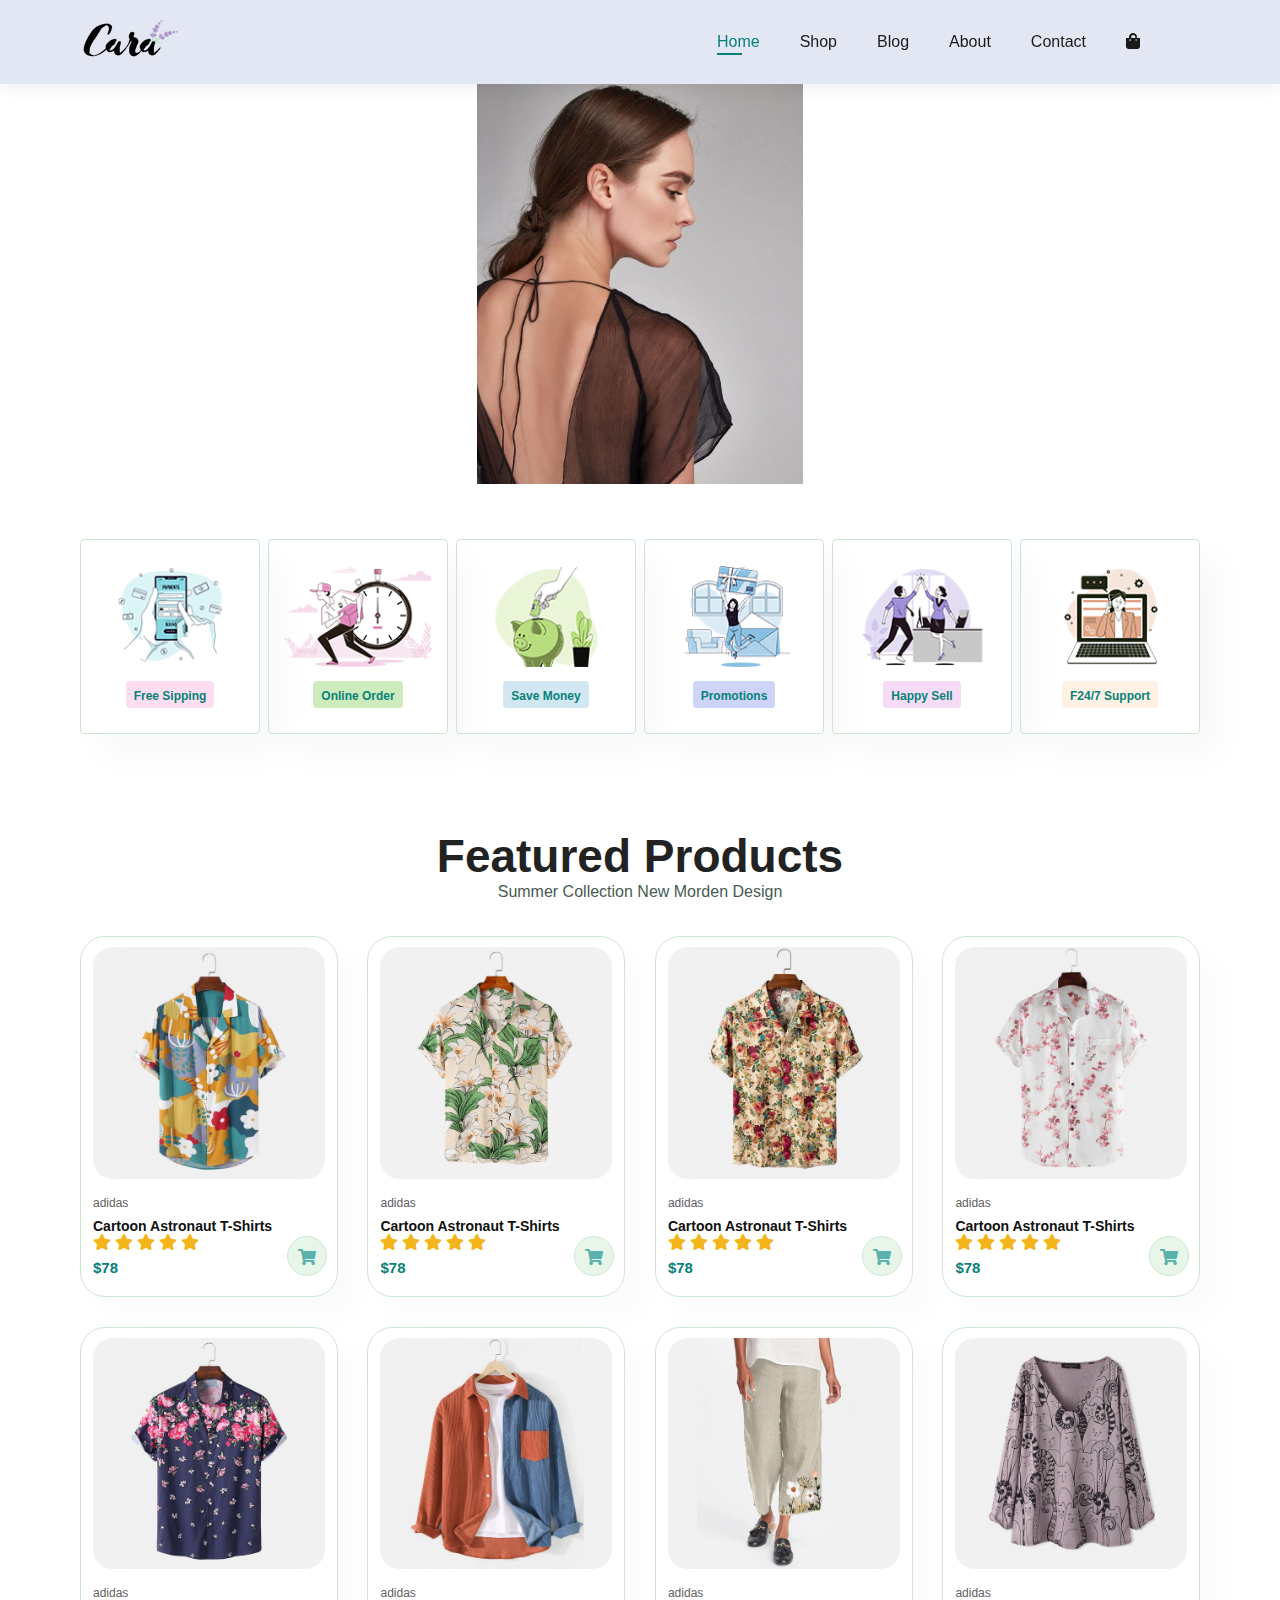
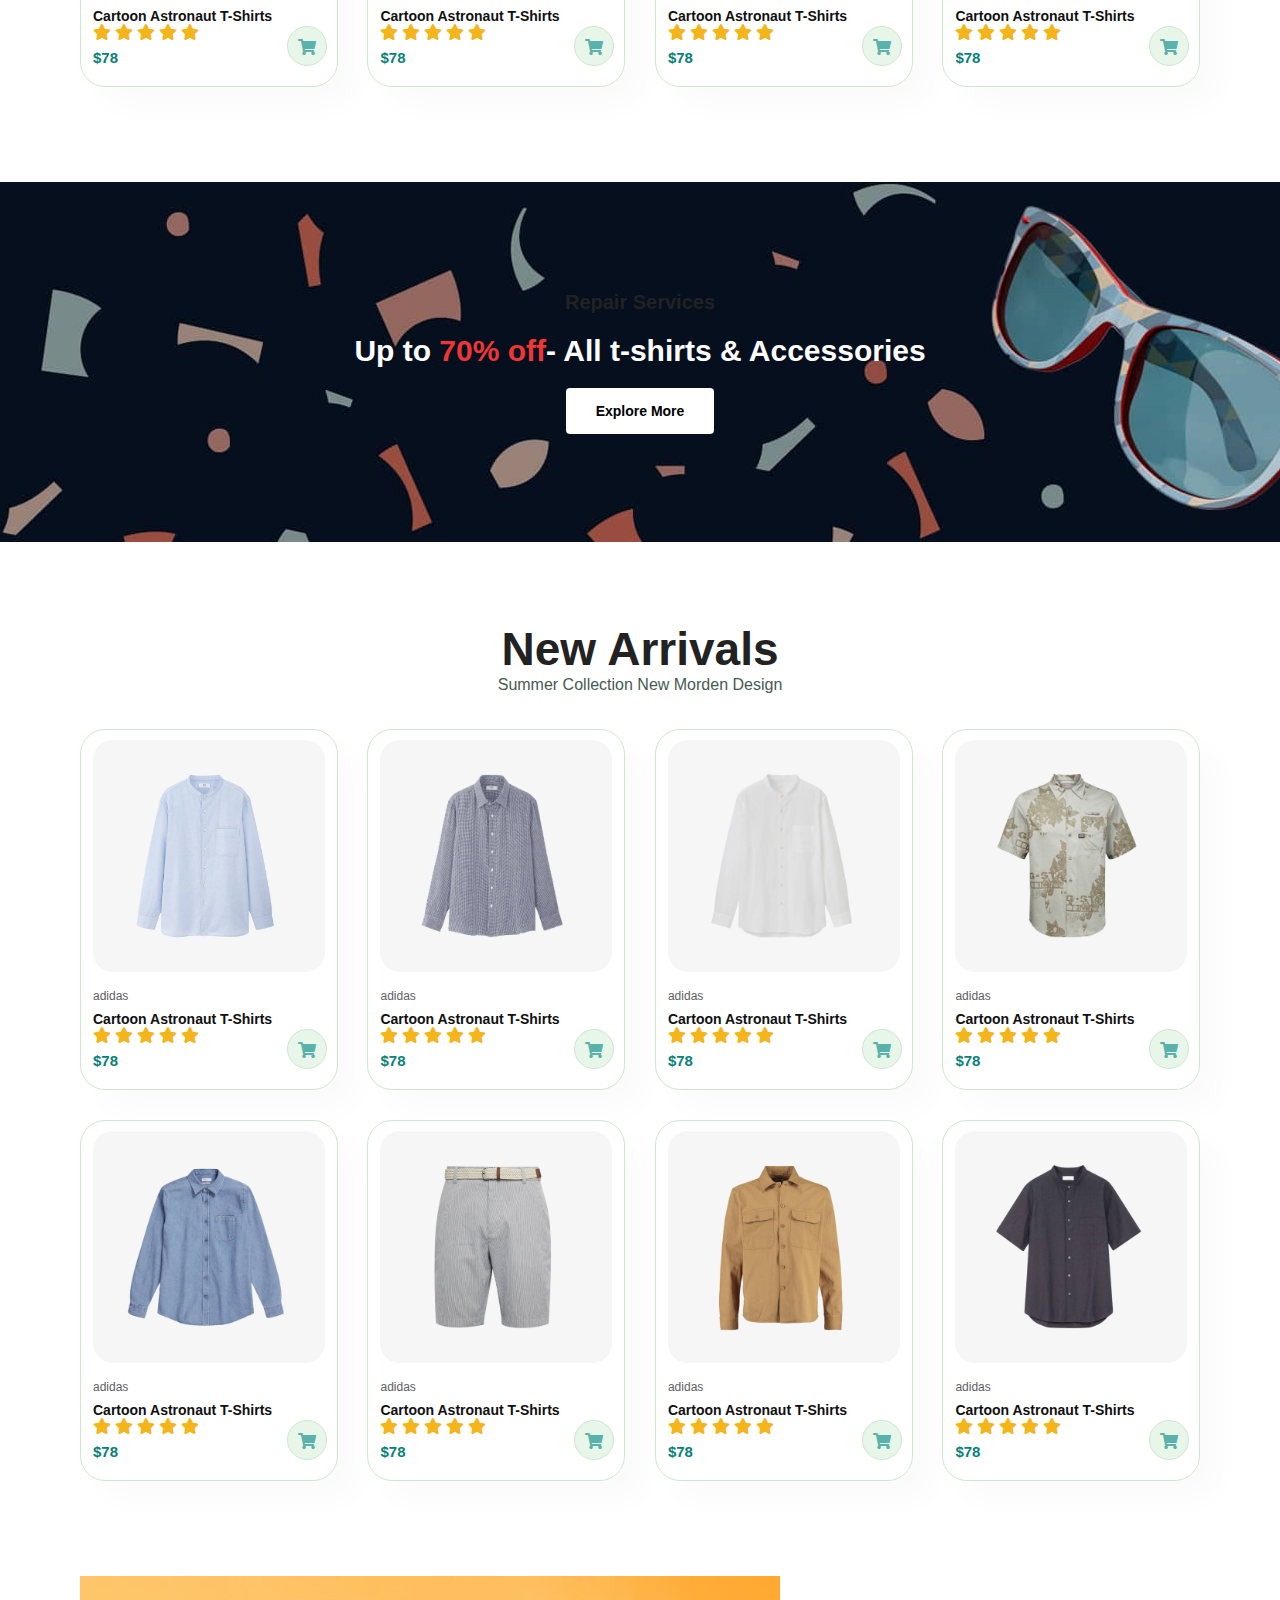
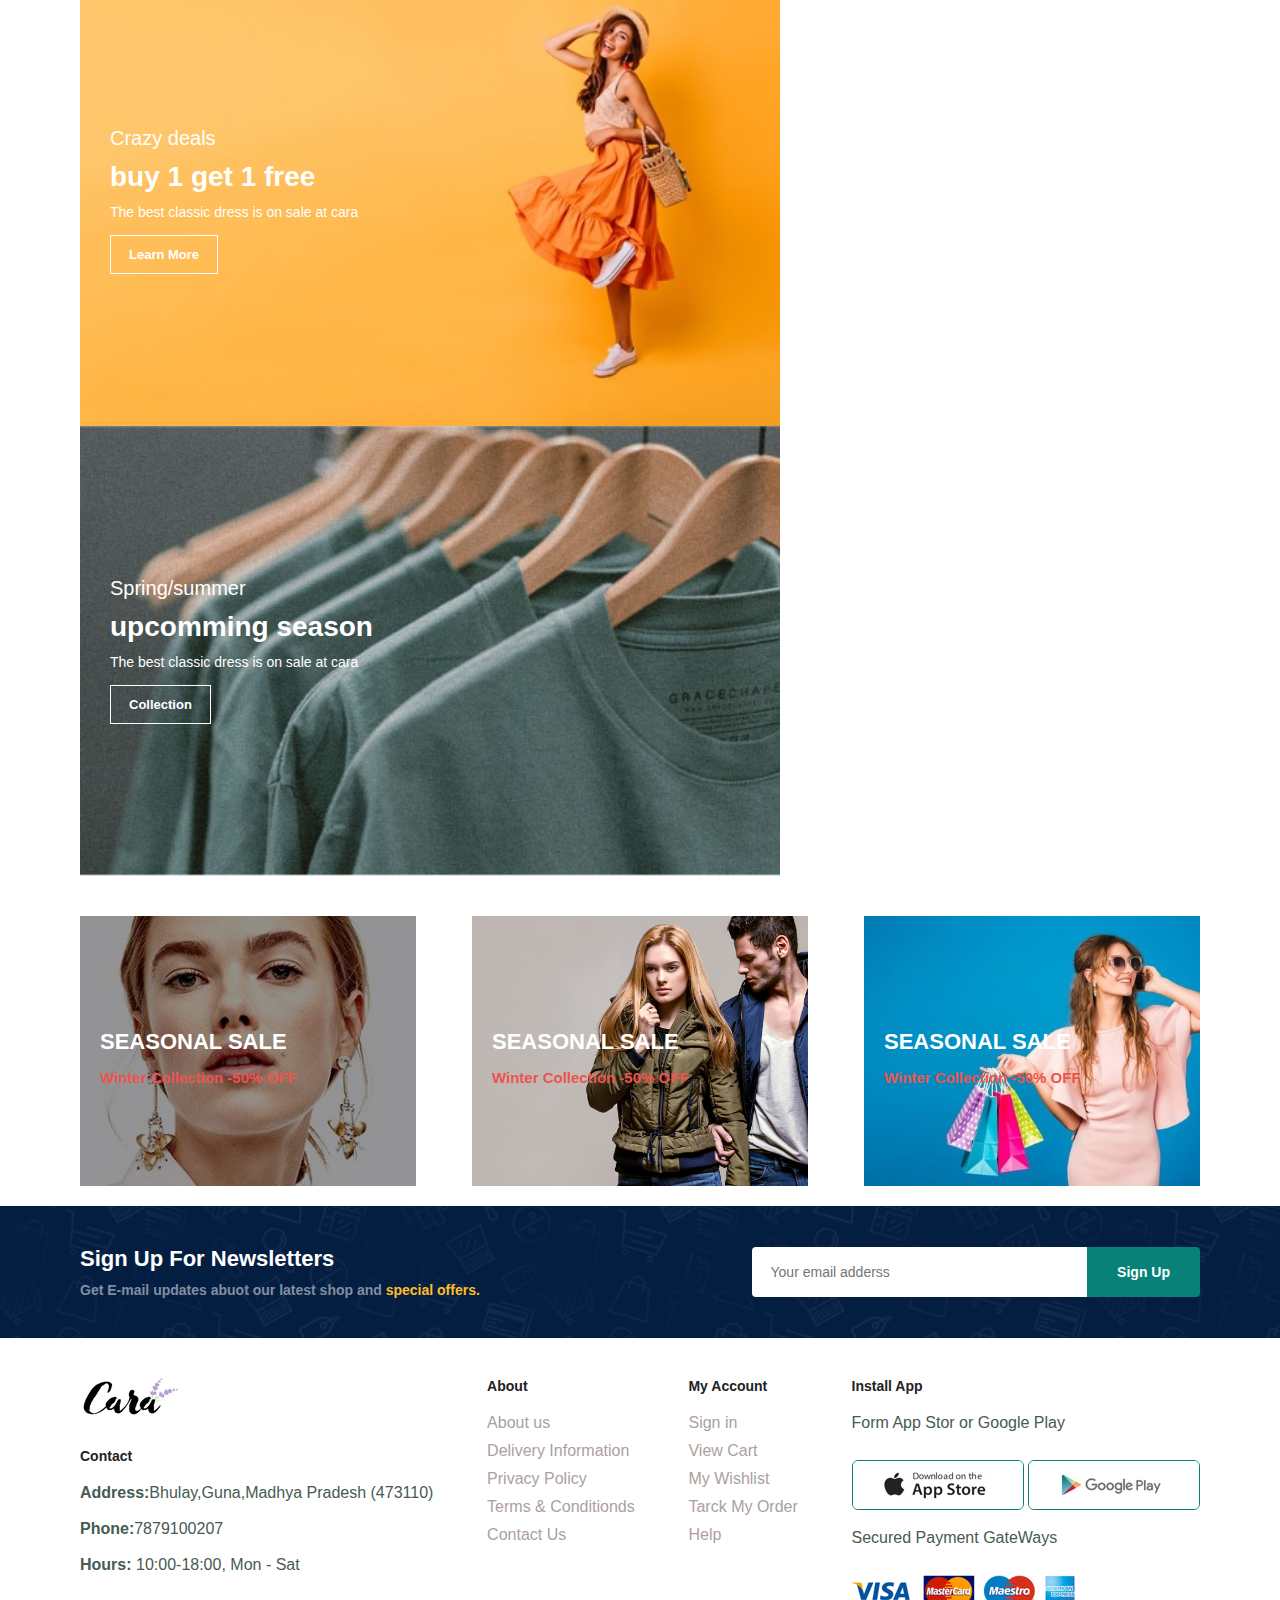
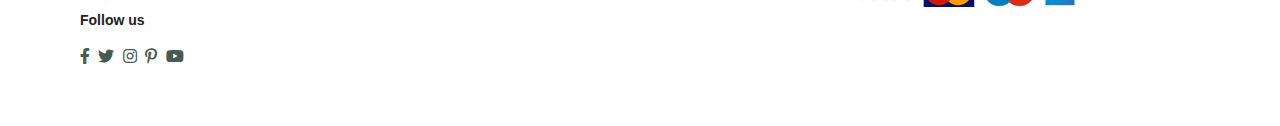
<file: index.html>
<!DOCTYPE html>
<html lang="en">
<head>
  <meta charset="UTF-8">
  <meta http-equiv="X-UA-Compatible" content="IE=edge">
  <meta name="viewport" content="width=device-width, initial-scale=1.0">
  <title>Ecommerce</title>
  <link rel="stylesheet" href="https://cdnjs.cloudflare.com/ajax/libs/font-awesome/5.15.3/css/all.min.css">
  <link rel="stylesheet" href="style.css">
  <script src="script.js" defer></script>
</head>
<body>
  <section id="header">
    <a href="#">
      <img src="./img/logo.png" class="logo" alt="">
    </a>
    <div>
     <ul id="navbar">
        <li><a class="active" href="index.html">Home</a></li>
        
        <li><a href="shop.html">Shop</a></li>
        <li><a href="blog.html">Blog</a></li>
        <li><a href="about.html">About</a></li>
        <li><a href="contact.html">Contact </a></li>
        <a href="#" id="close"><i class="fa fa-times"></i></a>
       
        <li><a id="lg-bag" href="cart.html"><span class="fa fa-shopping-bag"></span></a><li>
        
        
     </ul>
    </div>
    <div id="mobile">
      <a href="cart.html"><span class="fa fa-shopping-bag"></span></a>
      <i id="bar" class="fas fa-outdent "></i>
    </div>
  </section>

  <section id="slider">
    <div class="slide">
      <img src="./img/blog/b1.jpg" alt="">
    </div>
    <div class="slide">
      <img src="./img/blog/b2.jpg" alt="">
    </div>
    <div class="slide">
      <img src="./img/blog/b3.jpg" alt="">
    </div>
    <div class="slide">
      <img src="./img/blog/b4.jpg" alt="">
    </div>
    <div class="slide">
      <img src="./img/blog/b5.jpg" alt="">
    </div>
    <div class="slide">
      <img src="./img/blog/b6.jpg" alt="">
    </div>
    <div class="slide">
      <img src="./img/blog/b7.jpg" alt="">
    </div>
    
  </section>
  
  <!-- <section id="hero">
    <h4>Trade-in-offer</h4>
    <h2>Super Value deals</h2>
    <h1>On all Products</h1>
    <p>Save more width coupons & up to 70% off!</p>
    <button>Shop Now</button>
  </section> -->
  <section id="feature" class="section-p1">
    <div class="fe-box">
      <img src="./img/features/f1.png" alt="">
      <h6>Free Sipping</h6>
    </div>
    <div class="fe-box">
      <img src="./img/features/f2.png" alt="">
      <h6>Online Order</h6>
    </div>
    <div class="fe-box">
      <img src="./img/features/f3.png" alt="">
      <h6>Save Money</h6>
    </div>
    <div class="fe-box">
      <img src="./img/features/f4.png" alt="">
      <h6>Promotions</h6>
    </div>
    <div class="fe-box">
      <img src="./img/features/f5.png" alt="">
      <h6>Happy Sell</h6>
    </div>
    <div class="fe-box">
      <img src="./img/features/f6.png" alt="">
      <h6>F24/7 Support</h6>
    </div>
  </section>
  <section id="product1" class="section-p1">
    <h2>Featured Products</h2>
    <p>Summer Collection New Morden Design</p>
    <div class="pro-container" >
      <div class="pro"  onclick="window.location.href='sproduct.html'">
        <img src="./img/products/f1.jpg" alt="" >
        <div class="des">
          <span id="prand">adidas</span>
          <h5>Cartoon Astronaut T-Shirts</h5>
          <div class="star">
            <span class="fa fa-star">
            <span class="fa fa-star">
            <span class="fa fa-star">
            <span class="fa fa-star">
            <span class="fa fa-star">
          </div>
          <h4>$78</h4>
        </div>
        <a href="#"><span class="fa fa-shopping-cart cart "></span></a> 
      </div>
      <div class="pro">
        <img src="./img/products/f2.jpg" alt="">
        <div class="des">
          <span id="prand">adidas</span>
          <h5>Cartoon Astronaut T-Shirts</h5>
          <div class="star">
            <span class="fa fa-star">
            <span class="fa fa-star">
            <span class="fa fa-star">
            <span class="fa fa-star">
            <span class="fa fa-star">
          </div>
          <h4>$78</h4>
        </div>
        <a href="#"><span class="fa fa-shopping-cart cart "></span></a>
      </div>
      <div class="pro">
        <img src="./img/products/f3.jpg" alt="">
        <div class="des">
          <span id="prand">adidas</span>
          <h5>Cartoon Astronaut T-Shirts</h5>
          <div class="star">
            <span class="fa fa-star">
            <span class="fa fa-star">
            <span class="fa fa-star">
            <span class="fa fa-star">
            <span class="fa fa-star">
          </div>
          <h4>$78</h4>
        </div>
        <a href="#"><span class="fa fa-shopping-cart cart "></span></a>
      </div>
      <div class="pro">
        <img src="./img/products/f4.jpg" alt="">
        <div class="des">
          <span id="prand">adidas</span>
          <h5>Cartoon Astronaut T-Shirts</h5>
          <div class="star">
            <span class="fa fa-star">
            <span class="fa fa-star">
            <span class="fa fa-star">
            <span class="fa fa-star">
            <span class="fa fa-star">
          </div>
          <h4>$78</h4>
        </div>
        <a href="#"><span class="fa fa-shopping-cart cart "></span></a>
      </div>
      <div class="pro">
        <img src="./img/products/f5.jpg" alt="">
        <div class="des">
          <span id="prand">adidas</span>
          <h5>Cartoon Astronaut T-Shirts</h5>
          <div class="star">
            <span class="fa fa-star">
            <span class="fa fa-star">
            <span class="fa fa-star">
            <span class="fa fa-star">
            <span class="fa fa-star">
          </div>
          <h4>$78</h4>
        </div>
        <a href="#"><span class="fa fa-shopping-cart cart "></span></a>
      </div>
      <div class="pro">
        <img src="./img/products/f6.jpg" alt="">
        <div class="des">
          <span id="prand">adidas</span>
          <h5>Cartoon Astronaut T-Shirts</h5>
          <div class="star">
            <span class="fa fa-star">
            <span class="fa fa-star">
            <span class="fa fa-star">
            <span class="fa fa-star">
            <span class="fa fa-star">
          </div>
          <h4>$78</h4>
        </div>
        <a href="#"><span class="fa fa-shopping-cart cart "></span></a>
      </div>
      <div class="pro">
        <img src="./img/products/f7.jpg" alt="">
        <div class="des">
          <span id="prand">adidas</span>
          <h5>Cartoon Astronaut T-Shirts</h5>
          <div class="star">
            <span class="fa fa-star">
            <span class="fa fa-star">
            <span class="fa fa-star">
            <span class="fa fa-star">
            <span class="fa fa-star">
          </div>
          <h4>$78</h4>
        </div>
      
        <a href="#"><span class="fa fa-shopping-cart cart "></span></a>
      </div>
      <div class="pro">
        <img src="./img/products/f8.jpg" alt="">
        <div class="des">
          <span id="prand">adidas</span>
          <h5>Cartoon Astronaut T-Shirts</h5>
          <div class="star">
            <span class="fa fa-star">
            <span class="fa fa-star">
            <span class="fa fa-star">
            <span class="fa fa-star">
            <span class="fa fa-star">
          </div>
          <h4>$78</h4>
        </div>
        <a href="#"><span class="fa fa-shopping-cart cart "></span></a>
    </div>
  </section>
  <section id="banner" class="section-m1" >
    <h4>Repair Services</h4>
    <h2>Up to <span>70% off</span>- All t-shirts & Accessories</h2>
    <button  class="normal" onclick="window.location.href='shop.html'">Explore More</button>
  </section>
  <section id="product1" class="section-p1">
    <h2>New Arrivals</h2>
    <p>Summer Collection New Morden Design</p>
    <div class="pro-container">
      <div class="pro">
        <img src="./img/products/n1.jpg" alt="">
        <div class="des">
          <span id="prand">adidas</span>
          <h5>Cartoon Astronaut T-Shirts</h5>
          <div class="star">
            <span class="fa fa-star">
            <span class="fa fa-star">
            <span class="fa fa-star">
            <span class="fa fa-star">
            <span class="fa fa-star">
          </div>
          <h4>$78</h4>
        </div>
        <a href="#"><span class="fa fa-shopping-cart cart "></span></a> 
      </div>
      <div class="pro">
        <img src="./img/products/n2.jpg" alt="">
        <div class="des">
          <span id="prand">adidas</span>
          <h5>Cartoon Astronaut T-Shirts</h5>
          <div class="star">
            <span class="fa fa-star">
            <span class="fa fa-star">
            <span class="fa fa-star">
            <span class="fa fa-star">
            <span class="fa fa-star">
          </div>
          <h4>$78</h4>
        </div>
        <a href="#"><span class="fa fa-shopping-cart cart "></span></a>
      </div>
      <div class="pro">
        <img src="./img/products/n3.jpg" alt="">
        <div class="des">
          <span id="prand">adidas</span>
          <h5>Cartoon Astronaut T-Shirts</h5>
          <div class="star">
            <span class="fa fa-star">
            <span class="fa fa-star">
            <span class="fa fa-star">
            <span class="fa fa-star">
            <span class="fa fa-star">
          </div>
          <h4>$78</h4>
        </div>
        <a href="#"><span class="fa fa-shopping-cart cart "></span></a>
      </div>
      <div class="pro">
        <img src="./img/products/n4.jpg" alt="">
        <div class="des">
          <span id="prand">adidas</span>
          <h5>Cartoon Astronaut T-Shirts</h5>
          <div class="star">
            <span class="fa fa-star">
            <span class="fa fa-star">
            <span class="fa fa-star">
            <span class="fa fa-star">
            <span class="fa fa-star">
          </div>
          <h4>$78</h4>
        </div>
        <a href="#"><span class="fa fa-shopping-cart cart "></span></a>
      </div>
      <div class="pro">
        <img src="./img/products/n5.jpg" alt="">
        <div class="des">
          <span id="prand">adidas</span>
          <h5>Cartoon Astronaut T-Shirts</h5>
          <div class="star">
            <span class="fa fa-star">
            <span class="fa fa-star">
            <span class="fa fa-star">
            <span class="fa fa-star">
            <span class="fa fa-star">
          </div>
          <h4>$78</h4>
        </div>
        <a href="#"><span class="fa fa-shopping-cart cart "></span></a>
      </div>
      <div class="pro">
        <img src="./img/products/n6.jpg" alt="">
        <div class="des">
          <span id="prand">adidas</span>
          <h5>Cartoon Astronaut T-Shirts</h5>
          <div class="star">
            <span class="fa fa-star">
            <span class="fa fa-star">
            <span class="fa fa-star">
            <span class="fa fa-star">
            <span class="fa fa-star">
          </div>
          <h4>$78</h4>
        </div>
        <a href="#"><span class="fa fa-shopping-cart cart "></span></a>
      </div>
      <div class="pro">
        <img src="./img/products/n7.jpg" alt="">
        <div class="des">
          <span id="prand">adidas</span>
          <h5>Cartoon Astronaut T-Shirts</h5>
          <div class="star">
            <span class="fa fa-star">
            <span class="fa fa-star">
            <span class="fa fa-star">
            <span class="fa fa-star">
            <span class="fa fa-star">
          </div>
          <h4>$78</h4>
        </div>
      
        <a href="#"><span class="fa fa-shopping-cart cart "></span></a>
      </div>
      <div class="pro">
        <img src="./img/products/n8.jpg" alt="">
        <div class="des">
          <span id="prand">adidas</span>
          <h5>Cartoon Astronaut T-Shirts</h5>
          <div class="star">
            <span class="fa fa-star">
            <span class="fa fa-star">
            <span class="fa fa-star">
            <span class="fa fa-star">
            <span class="fa fa-star">
          </div>
          <h4>$78</h4>
        </div>
        <a href="#"><span class="fa fa-shopping-cart cart "></span></a>
    </div>
  </section>
  <section  id="sm-banner" class="section-p1">
    <div class="banner-box">
      <h4>Crazy deals</h4>
      <h2>buy 1 get 1 free</h2>
      <span>The best classic dress is on sale at cara</span>
      <button class="white">Learn More</button>
    </div>
    <div class="banner-box banner-box2">
      <h4>Spring/summer</h4>
      <h2>upcomming season</h2>
      <span>The best classic dress is on sale at cara</span>
      <button class="white">Collection</button>
    </div>
  </section>
  <section id="banner3">
    <div class="banner-box">
      <h2>SEASONAL SALE</h2>
      <H3>Winter Collection -50% OFF</H3>
    </div>
    <div class="banner-box banner-box2">
      <h2>SEASONAL SALE</h2>
      <H3>Winter Collection -50% OFF</H3>
    </div>
    <div class="banner-box banner-box3">
      <h2>SEASONAL SALE</h2>
      <H3>Winter Collection -50% OFF</H3>
    </div>

  </section>
  <section id="newsletter" class="section-p1">
    <div class="newstext">
      <h4>Sign Up For Newsletters</h4>
      <p>Get E-mail updates abuot our latest shop and <span>special offers.</span></p>
    </div>
    <div class="form">
      <input type="text" name="" id="" placeholder="Your email adderss">
      <button class="normal">Sign Up</button>
    </div>
  </section>
  <footer class="section-p1">
    <div class="col">
      <img class="logo" src="./img/logo.png" alt="">
      <h4>Contact</h4>
      <p><strong>Address:</strong>Bhulay,Guna,Madhya Pradesh (473110)</p>
      <p><strong>Phone:</strong>7879100207</p>
      <p><strong>Hours:</strong> 10:00-18:00, Mon - Sat</p>
      <div class="follow">
        <h4>Follow us</h4>
        <div class="icon">
          <i class="fab fa-facebook-f"></i>
          <i class="fab fa-twitter"></i>
          <i class="fab fa-instagram"></i>
          <i class="fab fa-pinterest-p"></i>
          <i class="fab fa-youtube"></i>
        </div>
      </div>
    </div>
    <div class="col">
      <h4>About</h4>
      <a href="#">About us</a>
      <a href="#">Delivery Information</a>
      <a href="#">Privacy Policy</a>
      <a href="#">Terms & Conditionds</a>
      <a href="#">Contact Us</a>
    </div>
    <div class="col">
      <h4>My Account</h4>
      <a href="#">Sign in</a>
      <a href="#">View Cart</a>
      <a href="#">My Wishlist</a>
      <a href="#">Tarck My Order</a>
      <a href="#">Help</a>
    </div>
    <div class="clo install">
      <h4>Install App</h4>
      <p>Form App Stor or Google Play</p>
      <div class="row">
        <img src="./img/pay/app.jpg" alt="">
        <img src="./img/pay/play.jpg" alt="">
      </div>
      <p>Secured Payment GateWays</p>
      <img src="./img/pay/pay.png" alt="">
    </div>
    
    
  </footer>
  

</body>
</html>
</file>
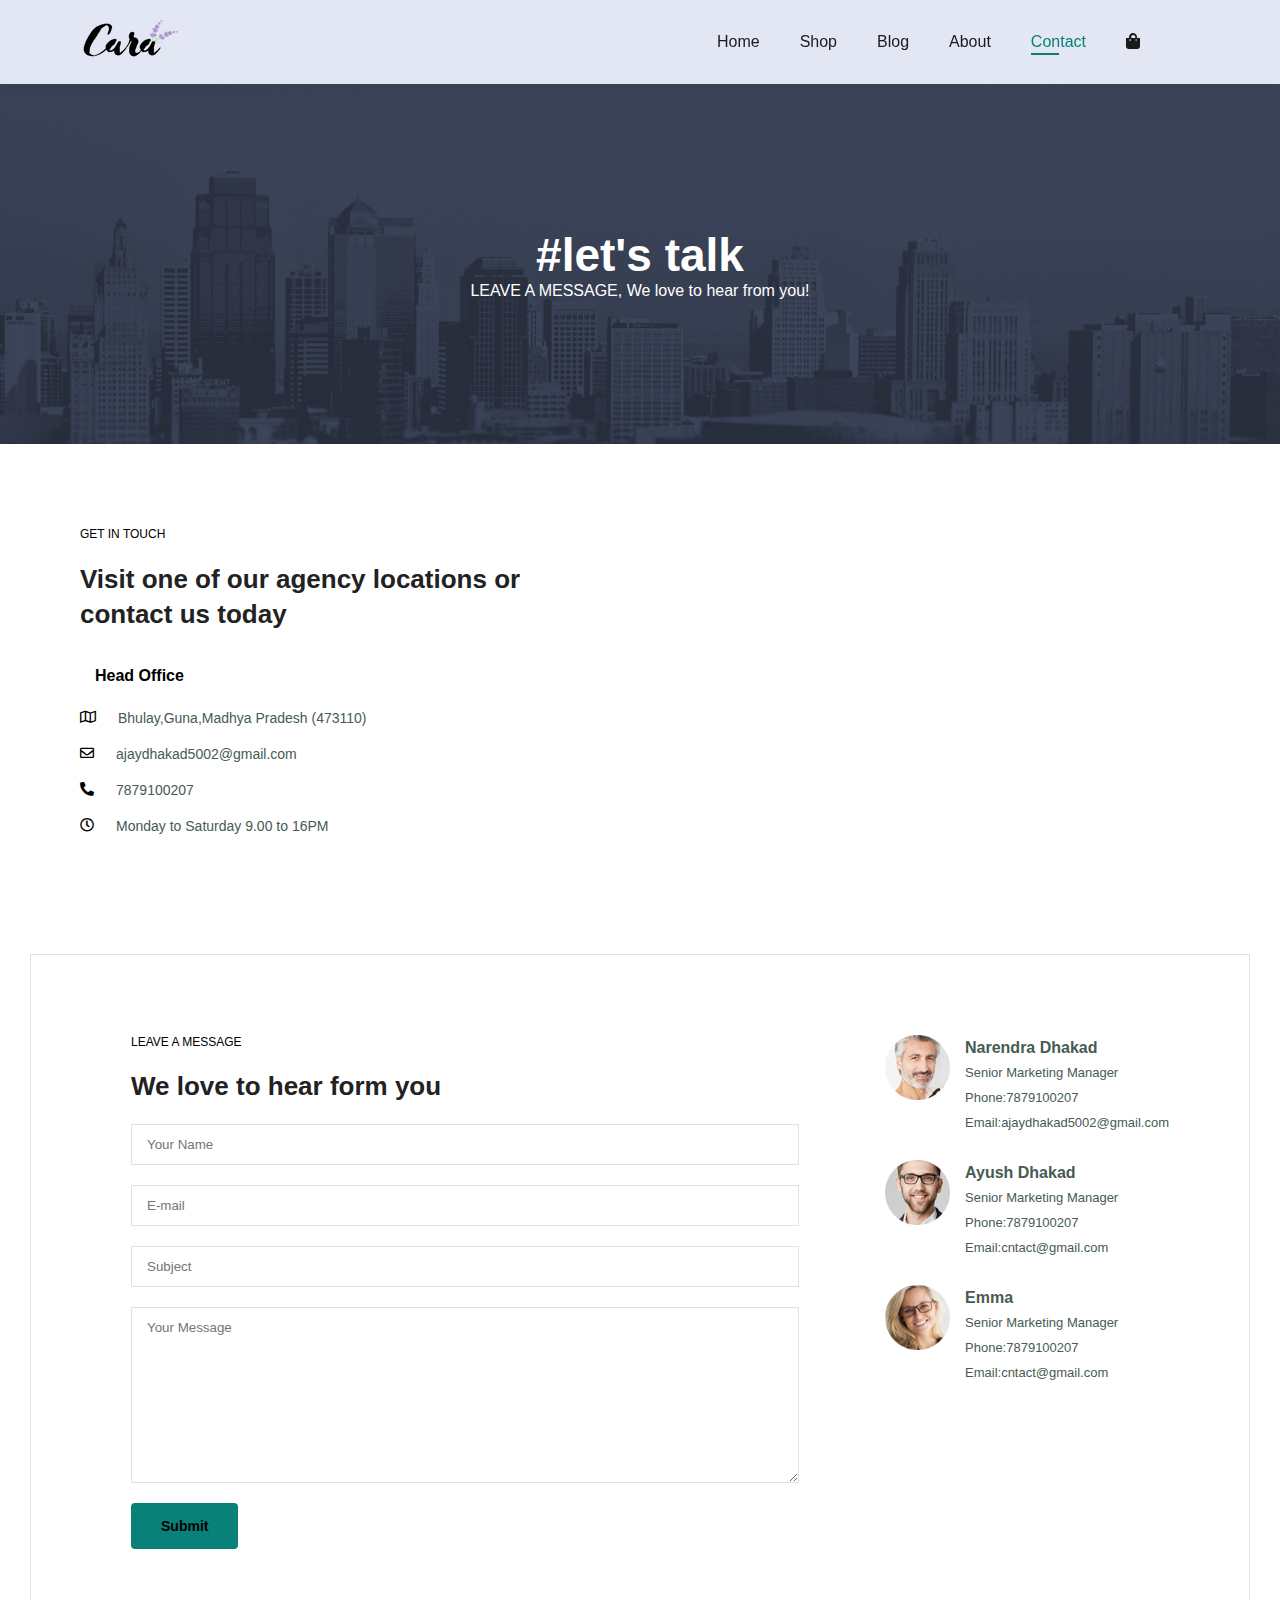
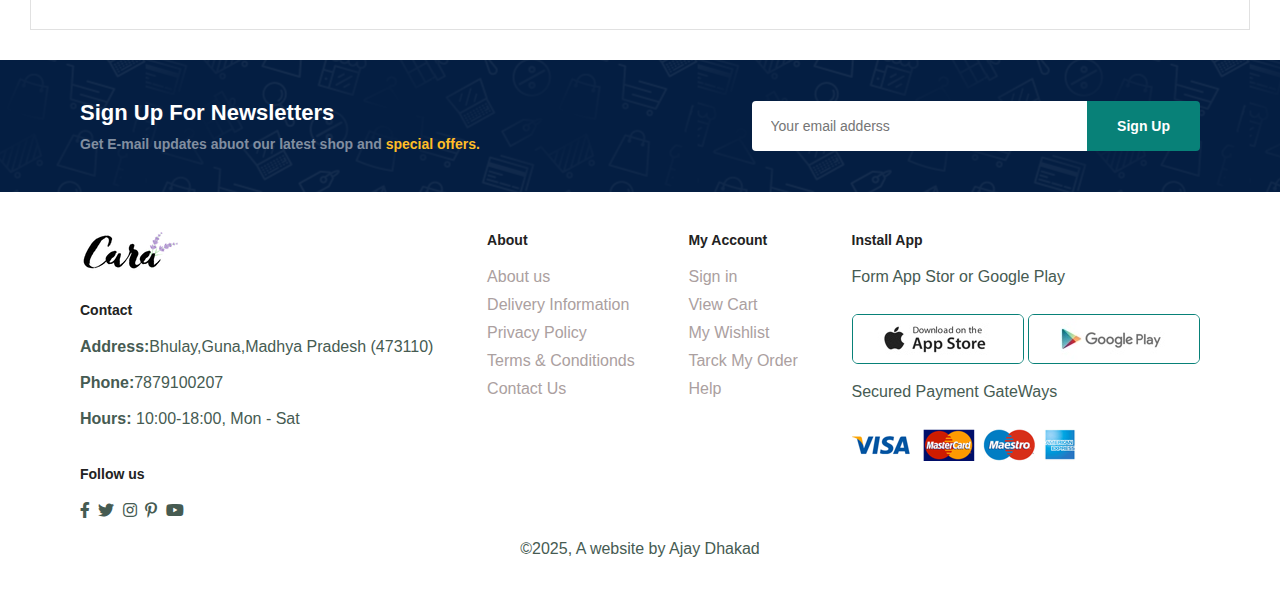
<file: contact.html>
<!DOCTYPE html>
<html lang="en">
<head>
  <meta charset="UTF-8">
  <meta http-equiv="X-UA-Compatible" content="IE=edge">
  <meta name="viewport" content="width=device-width, initial-scale=1.0">
  <title>Ecommerce</title>
  <link rel="stylesheet" href="https://cdnjs.cloudflare.com/ajax/libs/font-awesome/5.15.3/css/all.min.css">
  <link rel="stylesheet" href="style.css">
  <script src="script.js" defer></script>
</head>
<body>
  <section id="header">
    <a href="#">
      <img src="./img/logo.png" class="logo" alt="">
    </a>
    <div>
     <ul id="navbar">
        <li><a href="index.html">Home</a></li>
        
        <li><a href="shop.html">Shop</a></li>
        <li><a href="blog.html">Blog</a></li>
        <li><a  href="about.html">About</a></li>
        <li><a class="active" href="contact.html">Contact </a></li>
        <a href="#" id="close"><i class="fa fa-times"></i></a>
       
        <li><a id="lg-bag" href="cart.html"><span class="fa fa-shopping-bag"></span></a><li>
        
        
     </ul>
    </div>
    <div id="mobile">
      <a href="cart.html"><span class="fa fa-shopping-bag"></span></a>
      <i id="bar" class="fas fa-outdent "></i>
    </div>
  </section>
  <section id="page-header" class="about-header">
    
    <h2>#let's talk</h2>
    
    <p>LEAVE A MESSAGE, We love to hear from you!</p>
    
  </section>
  <section id="contact-details" class="section-p1">
    <div class="details">
      <span>GET IN TOUCH</span>
      <h2>Visit one of our agency locations or contact us today</h2>
      <h3>Head Office</h3>
      <div>
        <li>
          <i class="far fa-map"></i>
          <p>Bhulay,Guna,Madhya Pradesh (473110)</p>
        </li>
        <li>
          <i class="far fa-envelope"></i>
          <p>ajaydhakad5002@gmail.com</p>
        </li>
        
        <li>
          <i class="fas fa-phone-alt"></i>
          <p>7879100207</p>

        </li>
        
        <li>
          <i class="far fa-clock">  </i>
          <p>Monday to Saturday 9.00 to 16PM</p>
        </li>
      </div>
    </div>
    <div class="map">
      <iframe src="https://maps.app.goo.gl/KidiwiEKX8oxUDL29" width="600" height="450" style="border:0;" allowfullscreen="" loading="lazy" referrerpolicy="no-referrer-when-downgrade"></iframe>
    </div>
  </section>
  <section id="form-details">
    <form action="">
      <span>LEAVE A MESSAGE</span>
        <h2>We love to hear form you</h2>
        <input type="text" placeholder="Your Name">
        <input type="email" placeholder="E-mail">
        <input type="text" placeholder="Subject">
        <textarea name="" id="" cols="30" rows="10" placeholder="Your Message"></textarea>
        <button class="normal">Submit</button>
    </form>
    <div class="people">
      <div><img src="./img/people/1.png" alt="">
      <p><span>Narendra Dhakad</span>Senior Marketing Manager 
        <br>Phone:7879100207
        <br>Email:ajaydhakad5002@gmail.com
      </p>
      </div>
      <div><img src="./img/people/2.png" alt="">
      <p><span>Ayush Dhakad</span>Senior Marketing Manager 
        <br>Phone:7879100207 
        <br>Email:cntact@gmail.com
      </p>
      </div>
      <div><img src="./img/people/3.png" alt="">
      <p><span>Emma</span>Senior Marketing Manager 
        <br>Phone:7879100207
        <br>Email:cntact@gmail.com
      </p>
      </div>
    </div>
  </section>

  <section id="newsletter" class="section-p1">
    <div class="newstext">
      <h4>Sign Up For Newsletters</h4>
      <p>Get E-mail updates abuot our latest shop and <span>special offers.</span></p>
    </div>
    <div class="form">
      <input type="text" name="" id="" placeholder="Your email adderss">
      <button class="normal">Sign Up</button>
    </div>
  </section>
  <footer class="section-p1">
    <div class="col">
      <img class="logo" src="./img/logo.png" alt="">
      <h4>Contact</h4>
      <p><strong>Address:</strong>Bhulay,Guna,Madhya Pradesh (473110)</p>
      <p><strong>Phone:</strong>7879100207</p>
      <p><strong>Hours:</strong> 10:00-18:00, Mon - Sat</p>
      <div class="follow">
        <h4>Follow us</h4>
        <div class="icon">
          <i class="fab fa-facebook-f"></i>
          <i class="fab fa-twitter"></i>
          <i class="fab fa-instagram"></i>
          <i class="fab fa-pinterest-p"></i>
          <i class="fab fa-youtube"></i>
        </div>
      </div>
    </div>
    <div class="col">
      <h4>About</h4>
      <a href="#">About us</a>
      <a href="#">Delivery Information</a>
      <a href="#">Privacy Policy</a>
      <a href="#">Terms & Conditionds</a>
      <a href="#">Contact Us</a>
    </div>
    <div class="col">
      <h4>My Account</h4>
      <a href="#">Sign in</a>
      <a href="#">View Cart</a>
      <a href="#">My Wishlist</a>
      <a href="#">Tarck My Order</a>
      <a href="#">Help</a>
    </div>
    <div class="clo install">
      <h4>Install App</h4>
      <p>Form App Stor or Google Play</p>
      <div class="row">
        <img src="./img/pay/app.jpg" alt="">
        <img src="./img/pay/play.jpg" alt="">
      </div>
      <p>Secured Payment GateWays</p>
      <img src="./img/pay/pay.png" alt="">
      
    </div>
    <div class="copyright">
      <p>©2025, A website by Ajay Dhakad</p>
    </div>
    
  </footer>
  

</body>
</html>
</file>
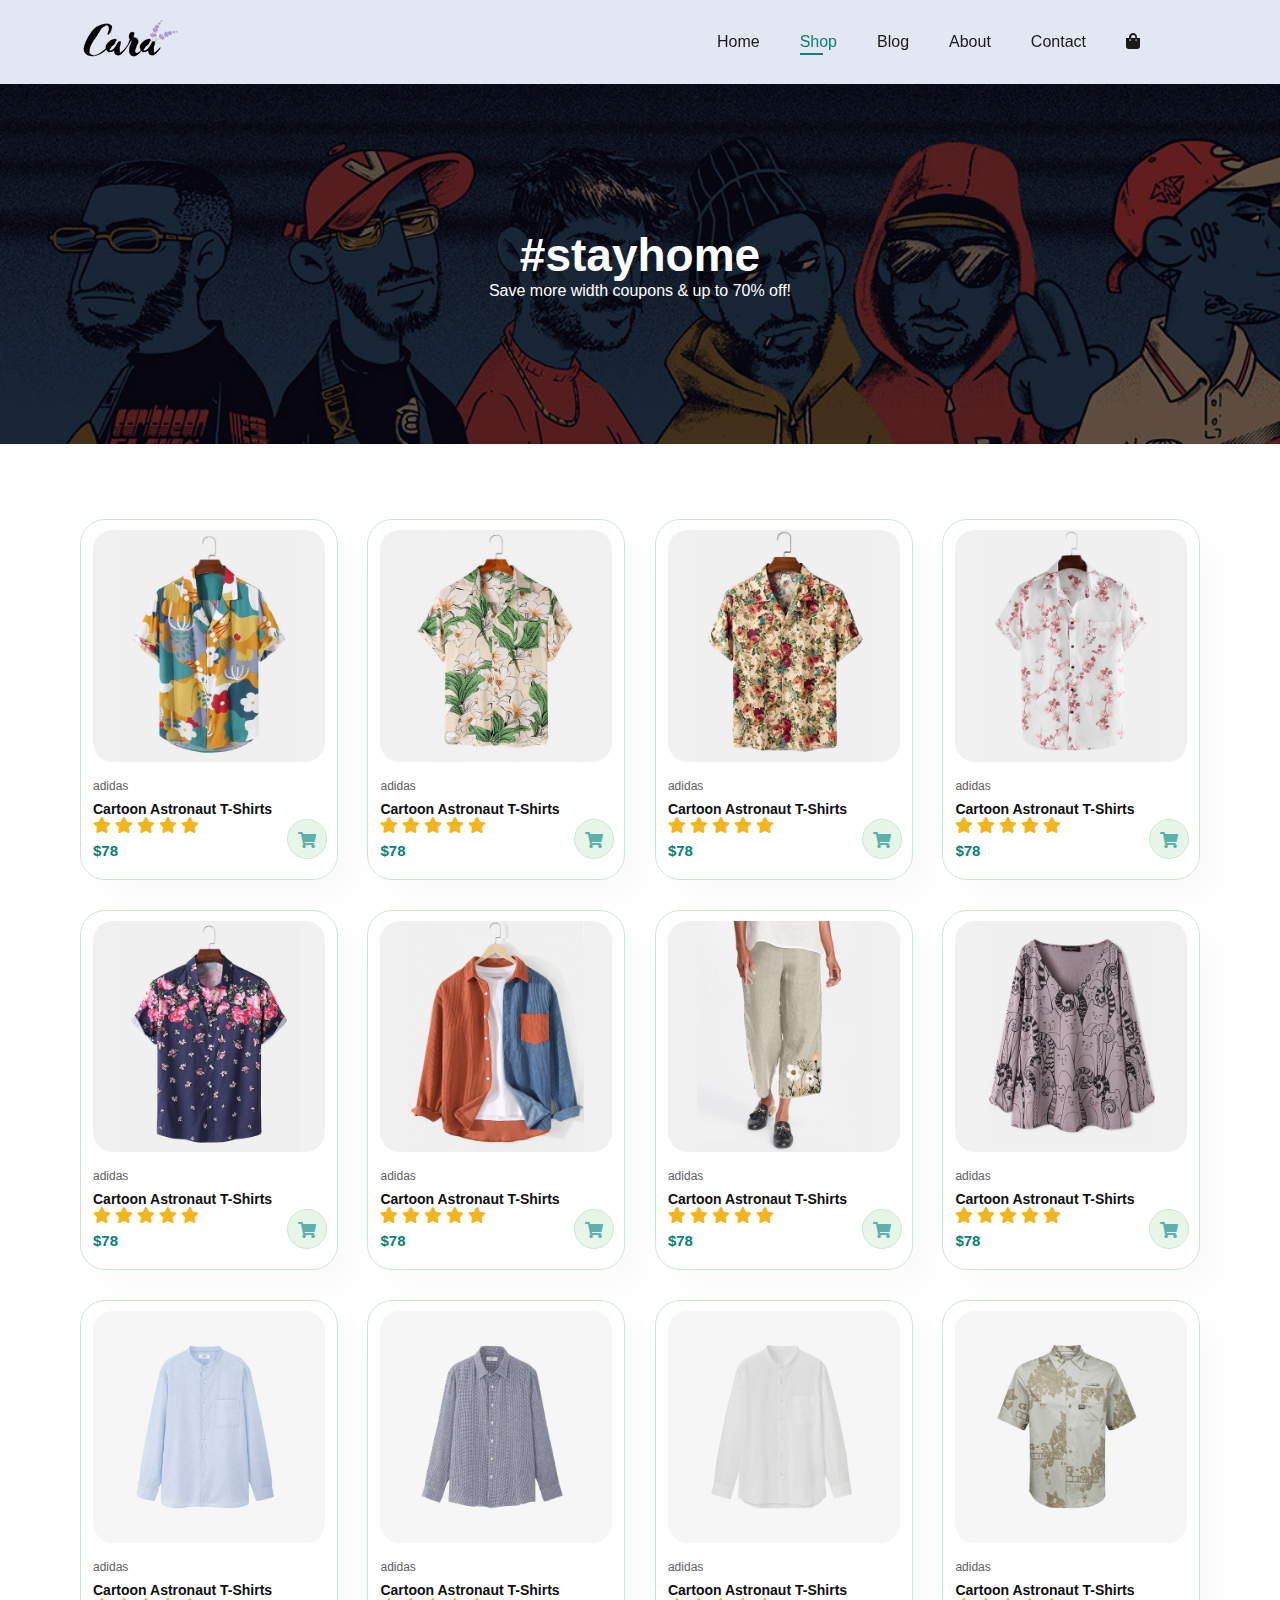
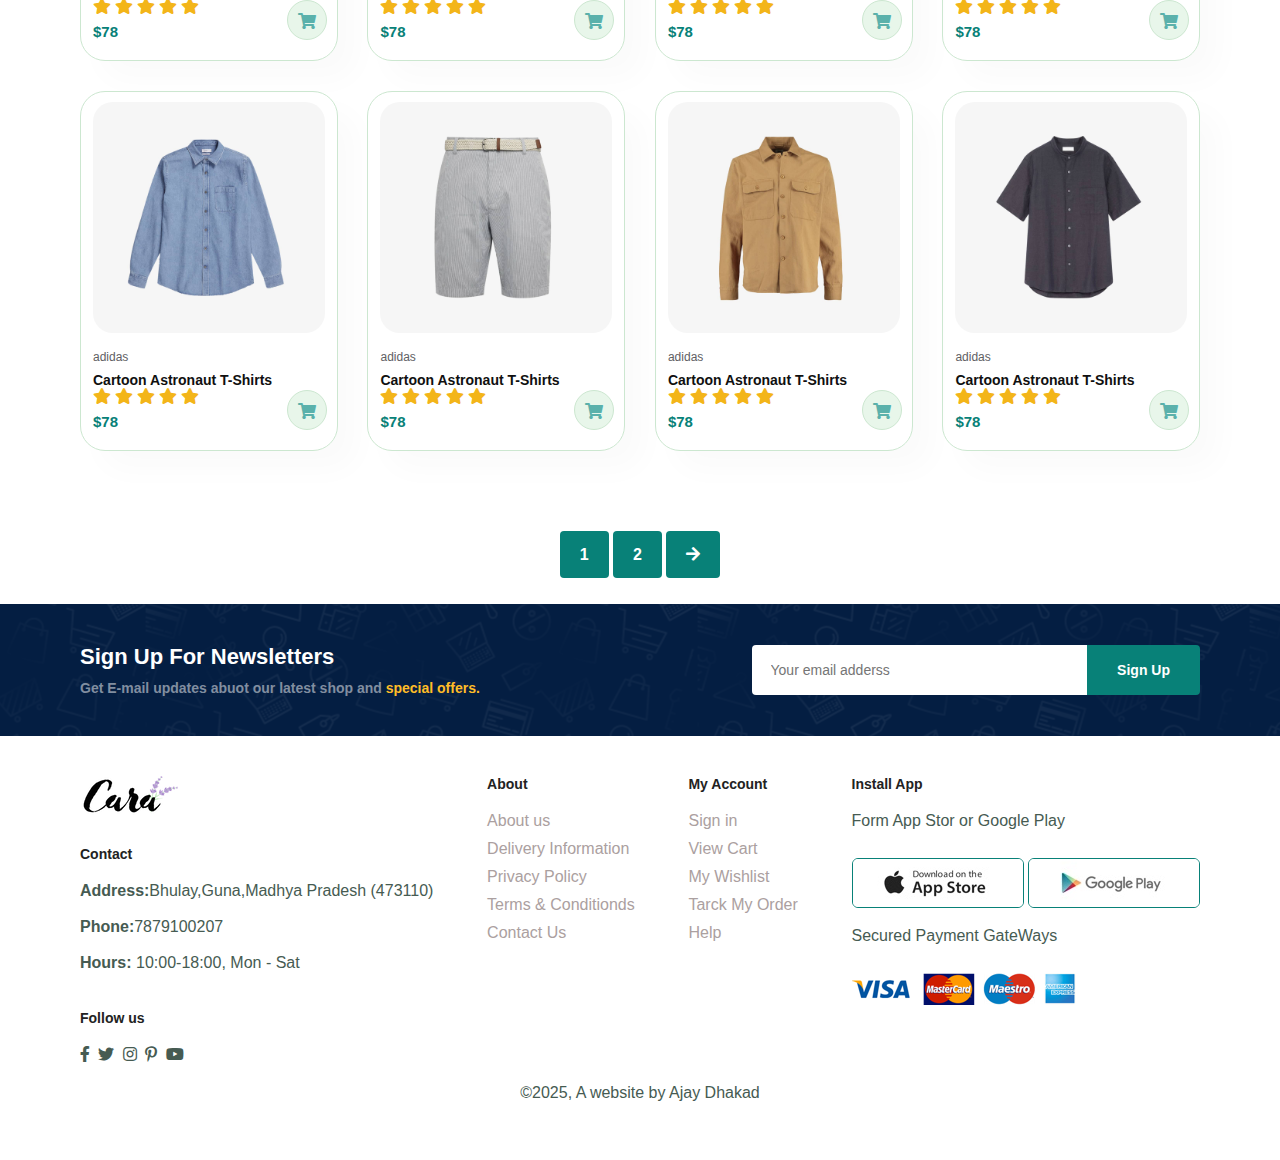
<file: shop.html>
<!DOCTYPE html>
<html lang="en">
<head>
  <meta charset="UTF-8">
  <meta http-equiv="X-UA-Compatible" content="IE=edge">
  <meta name="viewport" content="width=device-width, initial-scale=1.0">
  <title>Ecommerce</title>
  <link rel="stylesheet" href="https://cdnjs.cloudflare.com/ajax/libs/font-awesome/5.15.3/css/all.min.css">
  <link rel="stylesheet" href="style.css">
  <script src="script.js" defer></script>
</head>
<body>
  <section id="header">
    <a href="#">
      <img src="./img/logo.png" class="logo" alt="">
    </a>
    <div>
     <ul id="navbar">
        <li><a href="index.html">Home</a></li>
        
        <li><a  class="active" href="shop.html">Shop</a></li>
        <li><a href="blog.html">Blog</a></li>
        <li><a href="about.html">About</a></li>
        <li><a href="contact.html">Contact </a></li>
        <a href="#" id="close"><i class="fa fa-times"></i></a>
       
        <li><a id="lg-bag" href="cart.html"><span class="fa fa-shopping-bag"></span></a><li>
        
        
     </ul>
    </div>
    <div id="mobile">
      <a href="cart.html"><span class="fa fa-shopping-bag"></span></a>
      <i id="bar" class="fas fa-outdent "></i>
    </div>
  </section>
  <section id="page-header">
    
    <h2>#stayhome</h2>
    
    <p>Save more width coupons & up to 70% off!</p>
    
  </section>

  <section id="product1" class="section-p1">
    
    <div class="pro-container">
        <div class="pro" onclick="window.location.href='sproduct.html'">
          <img src="./img/products/f1.jpg" alt="">
          <div class="des">
            <span id="prand">adidas</span>
            <h5>Cartoon Astronaut T-Shirts</h5>
            <div class="star">
              <span class="fa fa-star">
              <span class="fa fa-star">
              <span class="fa fa-star">
              <span class="fa fa-star">
              <span class="fa fa-star">
            </div>
            <h4>$78</h4>
          </div>
          <a href="#"><span class="fa fa-shopping-cart cart "></span></a> 
        </div>
        <div class="pro">
          <img src="./img/products/f2.jpg" alt="">
          <div class="des">
            <span id="prand">adidas</span>
            <h5>Cartoon Astronaut T-Shirts</h5>
            <div class="star">
              <span class="fa fa-star">
              <span class="fa fa-star">
              <span class="fa fa-star">
              <span class="fa fa-star">
              <span class="fa fa-star">
            </div>
            <h4>$78</h4>
          </div>
          <a href="#"><span class="fa fa-shopping-cart cart "></span></a>
        </div>
        <div class="pro">
          <img src="./img/products/f3.jpg" alt="">
          <div class="des">
            <span id="prand">adidas</span>
            <h5>Cartoon Astronaut T-Shirts</h5>
            <div class="star">
              <span class="fa fa-star">
              <span class="fa fa-star">
              <span class="fa fa-star">
              <span class="fa fa-star">
              <span class="fa fa-star">
            </div>
            <h4>$78</h4>
          </div>
          <a href="#"><span class="fa fa-shopping-cart cart "></span></a>
        </div>
        <div class="pro">
          <img src="./img/products/f4.jpg" alt="">
          <div class="des">
            <span id="prand">adidas</span>
            <h5>Cartoon Astronaut T-Shirts</h5>
            <div class="star">
              <span class="fa fa-star">
              <span class="fa fa-star">
              <span class="fa fa-star">
              <span class="fa fa-star">
              <span class="fa fa-star">
            </div>
            <h4>$78</h4>
          </div>
          <a href="#"><span class="fa fa-shopping-cart cart "></span></a>
        </div>
        <div class="pro">
          <img src="./img/products/f5.jpg" alt="">
          <div class="des">
            <span id="prand">adidas</span>
            <h5>Cartoon Astronaut T-Shirts</h5>
            <div class="star">
              <span class="fa fa-star">
              <span class="fa fa-star">
              <span class="fa fa-star">
              <span class="fa fa-star">
              <span class="fa fa-star">
            </div>
            <h4>$78</h4>
          </div>
          <a href="#"><span class="fa fa-shopping-cart cart "></span></a>
        </div>
        <div class="pro">
          <img src="./img/products/f6.jpg" alt="">
          <div class="des">
            <span id="prand">adidas</span>
            <h5>Cartoon Astronaut T-Shirts</h5>
            <div class="star">
              <span class="fa fa-star">
              <span class="fa fa-star">
              <span class="fa fa-star">
              <span class="fa fa-star">
              <span class="fa fa-star">
            </div>
            <h4>$78</h4>
          </div>
          <a href="#"><span class="fa fa-shopping-cart cart "></span></a>
        </div>
        <div class="pro">
          <img src="./img/products/f7.jpg" alt="">
          <div class="des">
            <span id="prand">adidas</span>
            <h5>Cartoon Astronaut T-Shirts</h5>
            <div class="star">
              <span class="fa fa-star">
              <span class="fa fa-star">
              <span class="fa fa-star">
              <span class="fa fa-star">
              <span class="fa fa-star">
            </div>
            <h4>$78</h4>
          </div>
        
          <a href="#"><span class="fa fa-shopping-cart cart "></span></a>
        </div>
        <div class="pro">
          <img src="./img/products/f8.jpg" alt="">
          <div class="des">
            <span id="prand">adidas</span>
            <h5>Cartoon Astronaut T-Shirts</h5>
            <div class="star">
              <span class="fa fa-star">
              <span class="fa fa-star">
              <span class="fa fa-star">
              <span class="fa fa-star">
              <span class="fa fa-star">
            </div>
            <h4>$78</h4>
          </div>
          <a href="#"><span class="fa fa-shopping-cart cart "></span></a>
      </div>
    
      <div class="pro">
        <img src="./img/products/n1.jpg" alt="">
        <div class="des">
          <span id="prand">adidas</span>
          <h5>Cartoon Astronaut T-Shirts</h5>
          <div class="star">
            <span class="fa fa-star">
            <span class="fa fa-star">
            <span class="fa fa-star">
            <span class="fa fa-star">
            <span class="fa fa-star">
          </div>
          <h4>$78</h4>
        </div>
        <a href="#"><span class="fa fa-shopping-cart cart "></span></a> 
      </div>
      <div class="pro">
        <img src="./img/products/n2.jpg" alt="">
        <div class="des">
          <span id="prand">adidas</span>
          <h5>Cartoon Astronaut T-Shirts</h5>
          <div class="star">
            <span class="fa fa-star">
            <span class="fa fa-star">
            <span class="fa fa-star">
            <span class="fa fa-star">
            <span class="fa fa-star">
          </div>
          <h4>$78</h4>
        </div>
        <a href="#"><span class="fa fa-shopping-cart cart "></span></a>
      </div>
      <div class="pro">
        <img src="./img/products/n3.jpg" alt="">
        <div class="des">
          <span id="prand">adidas</span>
          <h5>Cartoon Astronaut T-Shirts</h5>
          <div class="star">
            <span class="fa fa-star">
            <span class="fa fa-star">
            <span class="fa fa-star">
            <span class="fa fa-star">
            <span class="fa fa-star">
          </div>
          <h4>$78</h4>
        </div>
        <a href="#"><span class="fa fa-shopping-cart cart "></span></a>
      </div>
      <div class="pro">
        <img src="./img/products/n4.jpg" alt="">
        <div class="des">
          <span id="prand">adidas</span>
          <h5>Cartoon Astronaut T-Shirts</h5>
          <div class="star">
            <span class="fa fa-star">
            <span class="fa fa-star">
            <span class="fa fa-star">
            <span class="fa fa-star">
            <span class="fa fa-star">
          </div>
          <h4>$78</h4>
        </div>
        <a href="#"><span class="fa fa-shopping-cart cart "></span></a>
      </div>
      <div class="pro">
        <img src="./img/products/n5.jpg" alt="">
        <div class="des">
          <span id="prand">adidas</span>
          <h5>Cartoon Astronaut T-Shirts</h5>
          <div class="star">
            <span class="fa fa-star">
            <span class="fa fa-star">
            <span class="fa fa-star">
            <span class="fa fa-star">
            <span class="fa fa-star">
          </div>
          <h4>$78</h4>
        </div>
        <a href="#"><span class="fa fa-shopping-cart cart "></span></a>
      </div>
      <div class="pro">
        <img src="./img/products/n6.jpg" alt="">
        <div class="des">
          <span id="prand">adidas</span>
          <h5>Cartoon Astronaut T-Shirts</h5>
          <div class="star">
            <span class="fa fa-star">
            <span class="fa fa-star">
            <span class="fa fa-star">
            <span class="fa fa-star">
            <span class="fa fa-star">
          </div>
          <h4>$78</h4>
        </div>
        <a href="#"><span class="fa fa-shopping-cart cart "></span></a>
      </div>
      <div class="pro">
        <img src="./img/products/n7.jpg" alt="">
        <div class="des">
          <span id="prand">adidas</span>
          <h5>Cartoon Astronaut T-Shirts</h5>
          <div class="star">
            <span class="fa fa-star">
            <span class="fa fa-star">
            <span class="fa fa-star">
            <span class="fa fa-star">
            <span class="fa fa-star">
          </div>
          <h4>$78</h4>
        </div>
        <a href="#"><span class="fa fa-shopping-cart cart "></span></a>
      </div>
      <div class="pro">
        <img src="./img/products/n8.jpg" alt="">
        <div class="des">
          <span id="prand">adidas</span>
          <h5>Cartoon Astronaut T-Shirts</h5>
          <div class="star">
            <span class="fa fa-star">
            <span class="fa fa-star">
            <span class="fa fa-star">
            <span class="fa fa-star">
            <span class="fa fa-star">
          </div>
          <h4>$78</h4>
        </div>
        <a href="#"><span class="fa fa-shopping-cart cart "></span></a>
    </div>
  </div>
  </section>
  <section id="pagination" class="section-p1">
    <a href="#">1</a>
    <a href="#">2</a>
    <a href="#"><i class="fa fa-arrow-right"></i></a>
  
  </section>



  <section id="newsletter" class="section-p1">
    <div class="newstext">
      <h4>Sign Up For Newsletters</h4>
      <p>Get E-mail updates abuot our latest shop and <span>special offers.</span></p>
    </div>
    <div class="form">
      <input type="text" name="" id="" placeholder="Your email adderss">
      <button class="normal">Sign Up</button>
    </div>
  </section>
  <footer class="section-p1">
    <div class="col">
      <img class="logo" src="./img/logo.png" alt="">
      <h4>Contact</h4>
      <p><strong>Address:</strong>Bhulay,Guna,Madhya Pradesh (473110)</p>
      <p><strong>Phone:</strong>7879100207</p>
      <p><strong>Hours:</strong> 10:00-18:00, Mon - Sat</p>
      <div class="follow">
        <h4>Follow us</h4>
        <div class="icon">
          <i class="fab fa-facebook-f"></i>
          <i class="fab fa-twitter"></i>
          <i class="fab fa-instagram"></i>
          <i class="fab fa-pinterest-p"></i>
          <i class="fab fa-youtube"></i>
        </div>
      </div>
    </div>
    <div class="col">
      <h4>About</h4>
      <a href="#">About us</a>
      <a href="#">Delivery Information</a>
      <a href="#">Privacy Policy</a>
      <a href="#">Terms & Conditionds</a>
      <a href="#">Contact Us</a>
    </div>
    <div class="col">
      <h4>My Account</h4>
      <a href="#">Sign in</a>
      <a href="#">View Cart</a>
      <a href="#">My Wishlist</a>
      <a href="#">Tarck My Order</a>
      <a href="#">Help</a>
    </div>
    <div class="clo install">
      <h4>Install App</h4>
      <p>Form App Stor or Google Play</p>
      <div class="row">
        <img src="./img/pay/app.jpg" alt="">
        <img src="./img/pay/play.jpg" alt="">
      </div>
      <p>Secured Payment GateWays</p>
      <img src="./img/pay/pay.png" alt="">
    </div>
    <div class="copyright">
      <p>©2025, A website by Ajay Dhakad</p>
    </div>
    
  </footer>
  

</body>
</html>
</file>
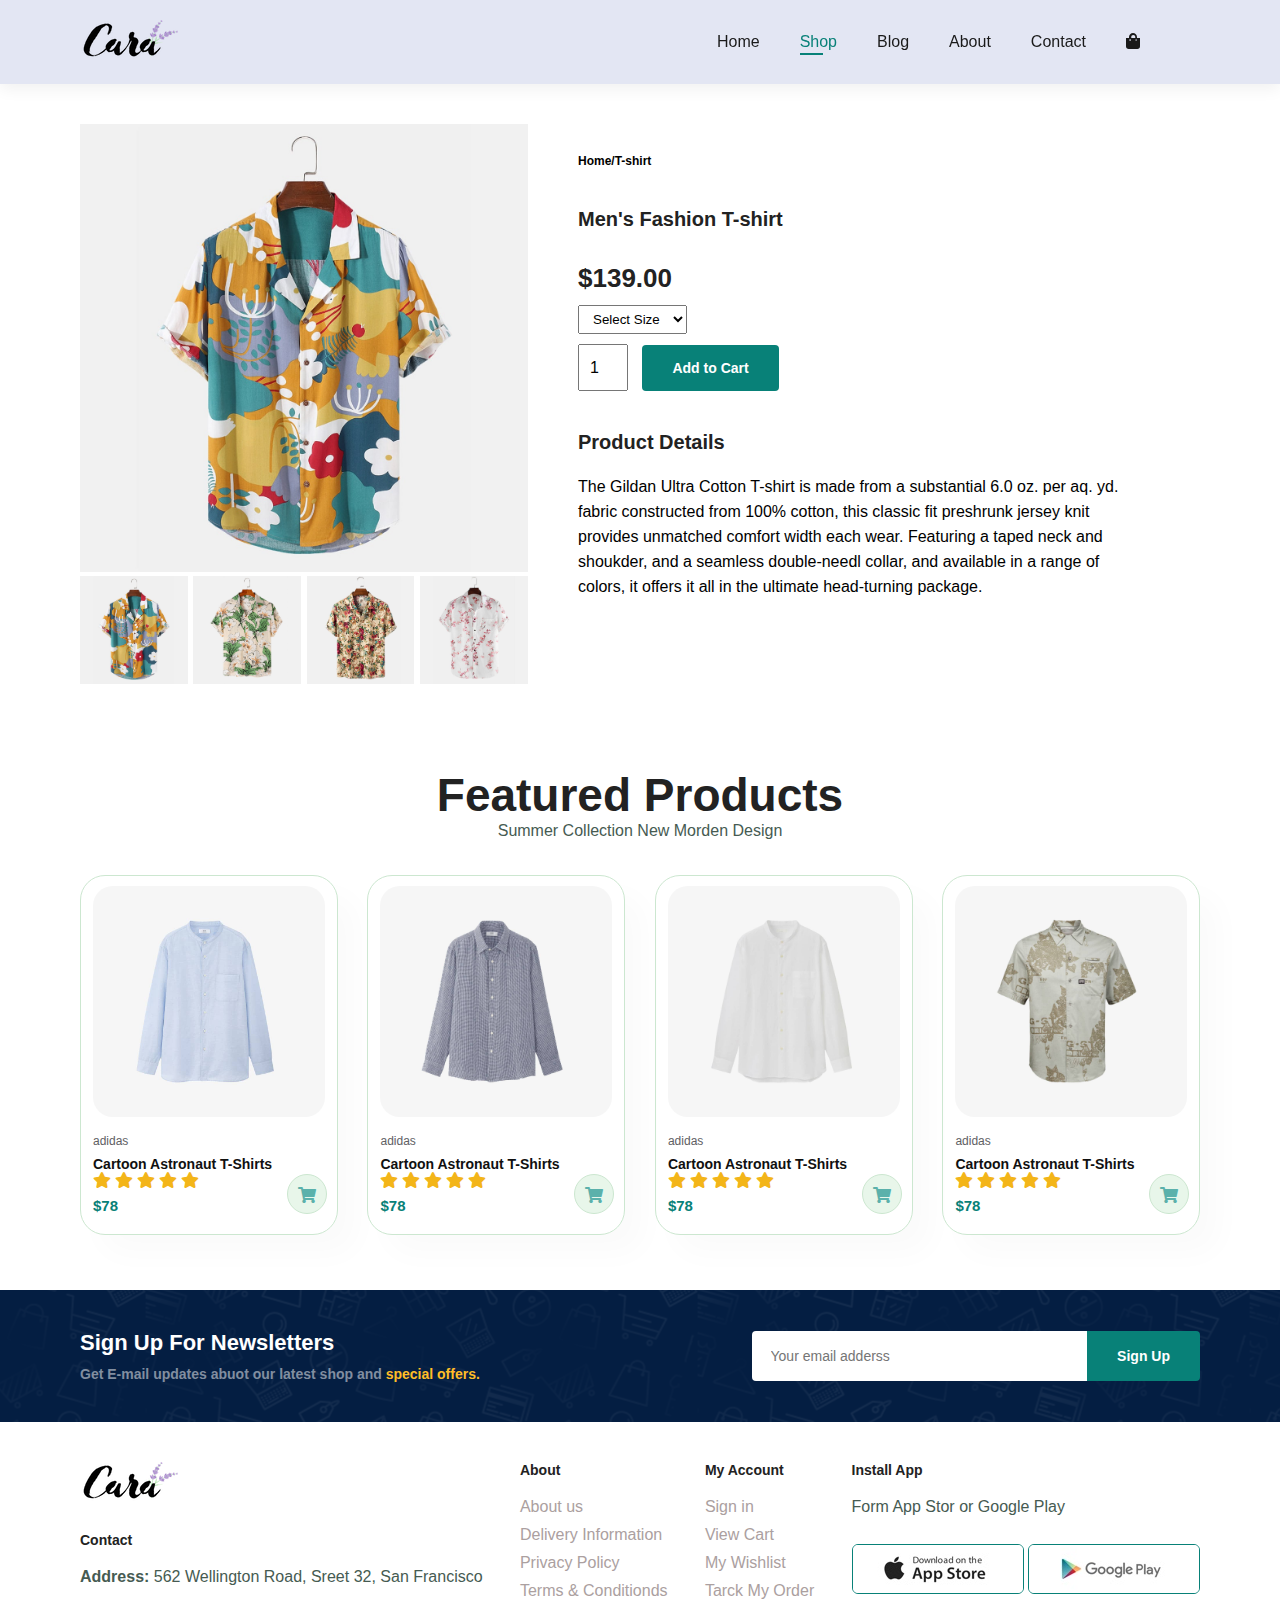
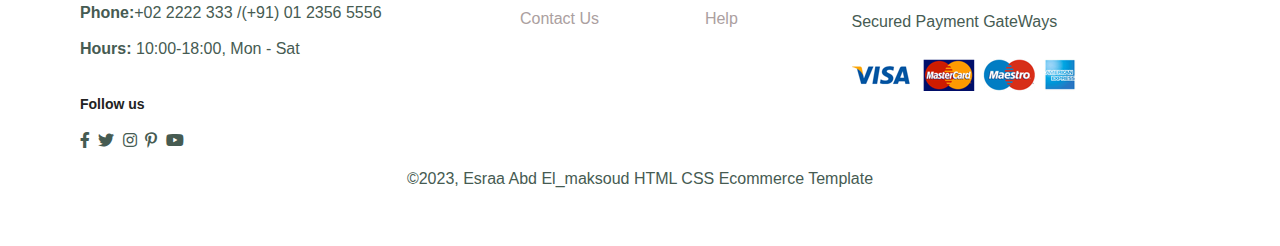
<file: sproduct.html>
<!DOCTYPE html>
<html lang="en">
<head>
  <meta charset="UTF-8">
  <meta http-equiv="X-UA-Compatible" content="IE=edge">
  <meta name="viewport" content="width=device-width, initial-scale=1.0">
  <title>Ecommerce</title>
  <link rel="stylesheet" href="https://cdnjs.cloudflare.com/ajax/libs/font-awesome/5.15.3/css/all.min.css">
  <link rel="stylesheet" href="style.css">
  <script src="script.js" defer></script>
</head>
<body>
  <section id="header">
    <a href="#">
      <img src="./img/logo.png" class="logo" alt="">
    </a>
    <div>
     <ul id="navbar">
        <li><a href="index.html">Home</a></li>
        
        <li><a  class="active" href="shop.html">Shop</a></li>
        <li><a href="blog.html">Blog</a></li>
        <li><a href="about.html">About</a></li>
        <li><a href="contact.html">Contact </a></li>
        <a href="#" id="close"><i class="fa fa-times"></i></a>
       
        <li><a id="lg-bag" href="cart.html"><span class="fa fa-shopping-bag"></span></a><li>
        
        
     </ul>
    </div>
    <div id="mobile">
      <a href="cart.html"><span class="fa fa-shopping-bag"></span></a>
      <i id="bar" class="fas fa-outdent "></i>
    </div>
  </section>
 
  <section id="prodetails" class="section-p1">
    <div class="single-pro-image">
      <img src="./img/products/f1.jpg" width="100%" id="MainImg" alt="">
      <div class="small-img-group">
        <div class="small-img-clo">
          <img src="./img/products/f1.jpg" width="100%" class="small-img" alt="">
        </div>
        <div class="small-img-clo">
          <img src="./img/products/f2.jpg" width="100%" class="small-img" alt="">
        </div>
        <div class="small-img-clo">
          <img src="./img/products/f3.jpg" width="100%" class="small-img" alt="">
        </div>
        <div class="small-img-clo">
          <img src="./img/products/f4.jpg" width="100%" class="small-img" alt="">
        </div>
      </div>
    </div>
    <div class="single-pro-details">
      <h6>Home/T-shirt</h6>
      <h4>Men's Fashion T-shirt</h4>
      <h2>$139.00</h2>
      <select>
        <option>Select Size</option>
        <option>XL</option>
        <option>XXL</option>
        <option>Small</option>
        <option>Large</option>
      </select>
      <input type="number" value="1">
      <button class="normal">Add to Cart</button>
      <h4>Product Details</h4>
      <span>
        The Gildan Ultra Cotton T-shirt is made from a substantial 6.0 oz.
        per aq. yd. fabric constructed from 100% cotton, this classic fit preshrunk
        jersey knit provides unmatched comfort width each wear. Featuring a taped neck 
        and shoukder, and a seamless double-needl collar, and available in a range
        of colors, it offers it all in the ultimate head-turning package.
      </span>
    </div>
  </section>
  <section id="product1" class="section-p1">
    <h2>Featured Products</h2>
    <p>Summer Collection New Morden Design</p>
    <div class="pro-container">
      <div class="pro">
        <img src="./img/products/n1.jpg" alt="">
        <div class="des">
          <span id="prand">adidas</span>
          <h5>Cartoon Astronaut T-Shirts</h5>
          <div class="star">
            <span class="fa fa-star">
            <span class="fa fa-star">
            <span class="fa fa-star">
            <span class="fa fa-star">
            <span class="fa fa-star">
          </div>
          <h4>$78</h4>
        </div>
        <a href="#"><span class="fa fa-shopping-cart cart "></span></a> 
      </div>
      <div class="pro">
        <img src="./img/products/n2.jpg" alt="">
        <div class="des">
          <span id="prand">adidas</span>
          <h5>Cartoon Astronaut T-Shirts</h5>
          <div class="star">
            <span class="fa fa-star">
            <span class="fa fa-star">
            <span class="fa fa-star">
            <span class="fa fa-star">
            <span class="fa fa-star">
          </div>
          <h4>$78</h4>
        </div>
        <a href="#"><span class="fa fa-shopping-cart cart "></span></a>
      </div>
      <div class="pro">
        <img src="./img/products/n3.jpg" alt="">
        <div class="des">
          <span id="prand">adidas</span>
          <h5>Cartoon Astronaut T-Shirts</h5>
          <div class="star">
            <span class="fa fa-star">
            <span class="fa fa-star">
            <span class="fa fa-star">
            <span class="fa fa-star">
            <span class="fa fa-star">
          </div>
          <h4>$78</h4>
        </div>
        <a href="#"><span class="fa fa-shopping-cart cart "></span></a>
      </div>
      <div class="pro">
        <img src="./img/products/n4.jpg" alt="">
        <div class="des">
          <span id="prand">adidas</span>
          <h5>Cartoon Astronaut T-Shirts</h5>
          <div class="star">
            <span class="fa fa-star">
            <span class="fa fa-star">
            <span class="fa fa-star">
            <span class="fa fa-star">
            <span class="fa fa-star">
          </div>
          <h4>$78</h4>
        </div>
        <a href="#"><span class="fa fa-shopping-cart cart "></span></a>
      </div>
      
       
      
      
  </section>

  <section id="newsletter" class="section-p1">
    <div class="newstext">
      <h4>Sign Up For Newsletters</h4>
      <p>Get E-mail updates abuot our latest shop and <span>special offers.</span></p>
    </div>
    <div class="form">
      <input type="text" name="" id="" placeholder="Your email adderss">
      <button class="normal">Sign Up</button>
    </div>
  </section>
  <footer class="section-p1">
    <div class="col">
      <img class="logo" src="./img/logo.png" alt="">
      <h4>Contact</h4>
      <p><strong>Address:</strong> 562 Wellington Road, Sreet 32, San Francisco</p>
      <p><strong>Phone:</strong>+02 2222 333 /(+91) 01 2356 5556</p>
      <p><strong>Hours:</strong> 10:00-18:00, Mon - Sat</p>
      <div class="follow">
        <h4>Follow us</h4>
        <div class="icon">
          <i class="fab fa-facebook-f"></i>
          <i class="fab fa-twitter"></i>
          <i class="fab fa-instagram"></i>
          <i class="fab fa-pinterest-p"></i>
          <i class="fab fa-youtube"></i>
        </div>
      </div>
    </div>
    <div class="col">
      <h4>About</h4>
      <a href="#">About us</a>
      <a href="#">Delivery Information</a>
      <a href="#">Privacy Policy</a>
      <a href="#">Terms & Conditionds</a>
      <a href="#">Contact Us</a>
    </div>
    <div class="col">
      <h4>My Account</h4>
      <a href="#">Sign in</a>
      <a href="#">View Cart</a>
      <a href="#">My Wishlist</a>
      <a href="#">Tarck My Order</a>
      <a href="#">Help</a>
    </div>
    <div class="clo install">
      <h4>Install App</h4>
      <p>Form App Stor or Google Play</p>
      <div class="row">
        <img src="./img/pay/app.jpg" alt="">
        <img src="./img/pay/play.jpg" alt="">
      </div>
      <p>Secured Payment GateWays</p>
      <img src="./img/pay/pay.png" alt="">
    </div>
    <div class="copyright">
      <p>©2023, Esraa Abd El_maksoud HTML CSS Ecommerce Template</p>
    </div>
    
  </footer>
  

    
</body>
</html>
</file>
<file: style.css>
*{
  margin: 0;
  padding: 0;
  box-sizing: border-box;
  font-family: 'Spartan',sans-serif;
}
h1{
  font-size: 50px;
  line-height: 64px;
  color: #222;
}
h2{
  font-size: 46px;
  line-height: 54px;
  color: #222;
}

h4{
  font-size: 20px;
  color: #222;
}
h6{
  font-weight: 700;
  font-size: 12px;
}
p{
  font-size: 16px;
  color: #465b52;
  margin: 15px 0 20 0;
}
.section-p1{
  padding: 40px 80px;
}
.section-m1{
  margin: 40px 0;
}
button.normal{
  font-size: 14px;
  font-weight: 600;
  padding: 15px 30px;
  color: #000;
  background-color: #fff;
  border-radius: 4px;
  cursor: pointer;
  border: none;
  outline: none;
  transition: 0.2s;
}
button.white{
  font-size: 13px;
  font-weight: 600;
  padding: 11px 18px;
  color: #fff;
  background-color: transparent;
  cursor: pointer;
  border: 1px solid #fff;
  outline: none;
  transition: 0.2s;
}


body{
  width: 100%;
}
/*header Start*/
#header{
  display: flex;
  align-items: center;
  justify-content: space-between;
  padding: 20px 80px;
  background: #E3E6F3;
  box-shadow:0 5px 15px rgba(0, 0, 0, 0.06) ;
  z-index: 999;
  position: sticky;
  top: 0;
  left: 0;
}
#navbar{
  display: flex;
  align-items: center;
  justify-content: center;
}
#navbar li{
  list-style: none;
  padding: 0 20px;
  position: relative;
  
}
#navbar li a{
  text-decoration: none;
  font-size: 16px;
  font-weight: 500;
  color: #1a1a1a;
  transition: 0.3s ease;

}
#navbar li a:hover,
#navbar li a.active{
  color: #088178;
}
#navbar li a.active::after,
#navbar li a:hover::after{
  content: "";
  width: 30%;
  height: 2px;
  background: #088178;
  position: absolute;
  bottom: -4px;
  left: 20px;
}
#mobile{
  display: none;
  align-items: center;
}
#close{
  display: none;
}
#slider {
  width: 100%;
  height: 400px;
  overflow: hidden;
  position: relative;
}

.slide {
  width: 100%;
  height: 100%;
  position: absolute;
  display: none;
}

.slide img {
  width: 100%;
  height: 100%;
  object-fit: contain;
}

.active {
  display: block;
}


.active {
  display: block;
}

/*Home Page*/
#hero{
  /* background-image: url(./img/hero4.png); */
  height: 90vh;
  width: 100%;
  background-size: cover;
  background-position: top 25% right 0%;
  padding: 0 80px;
  display: flex;
  flex-direction: column;
  align-items: flex-start;
  justify-content: center;

}
#hero h4{
  padding: 15px;
}
#hero h1{
  color: #088178;
}
#hero button{
  background-image: url("./img/button.png");
  background-color: transparent;
  color: #088178;
  border: 0;
  padding: 14px 80px 14px 65px;
  background-repeat: no-repeat;
  cursor: pointer;
  font-weight: 700;
  font-size: 15px;
}
#feature{
  display: flex;
  align-items: center;
  justify-content: space-between;
  flex-wrap: wrap;

}
#feature .fe-box{
  width: 180px;
  text-align: center;
  padding: 25px 15px;
  box-shadow: 20px 20px 34px rgba(0, 0, 0,0.03 );
  border: 1px solid #cce7d0;
  border-radius: 4px;
  margin: 15px 0;
}
#feature .fe-box:hover{
  box-shadow: 10px 10px 54px rgba(70, 62, 221,0.01 );
}
#feature .fe-box img
{
  width: 100%;
  margin-bottom: 10px;
}
#feature .fe-box h6{
  display: inline-block;
  padding: 9px 8px 6px 8px;
  line-height: 1;
  border-radius: 4px;
  color: #088178;
  background-color: #fdddef;
}
#feature .fe-box:nth-child(2) h6{
background-color: #cdebbc;

}
#feature .fe-box:nth-child(3) h6{
background-color: #d1e8f2;

}
#feature .fe-box:nth-child(4) h6{
background-color: #cdd4f8;

}
#feature .fe-box:nth-child(5) h6{
background-color: #f6dbf6;

}
#feature .fe-box:nth-child(6) h6{
background-color: #fff2e5;

}
#product1{
  text-align: center;
}
#product1 .pro-container{
  display: flex;
  justify-content: space-between;
  padding-top: 20px;
  flex-wrap: wrap;
}
#product1 .pro{
  width: 23%;
  min-width: 250px;
  padding:10px 12px ;
  border: 1px solid #cce7d0 ;
  border-radius: 25px;
  cursor: pointer;
  box-shadow:20px 20px 30px rgba(0, 0, 0, 0.02) ;
  margin: 15px 0;
  transition: 0.2s ease;
  position: relative;
}
#product1 .pro:hover{
  box-shadow:20px 20px 30px rgba(0, 0, 0, 0.06) ;
}
#product1 .pro img{
  width: 100%;
  border-radius: 20px;
}
#product1 .pro .des{
  text-align: start;
  padding: 10px 0;
}
#product1 .pro .des #prand{
  color: #606063;
  font-size: 12px;
}
#product1 .pro .des h5{
  padding-top: 7px;
  color: #101010;
  font-size: 14px;

}
#product1 .pro .des span{
  color: rgb(243, 181, 25);
}
#product1 .pro .des h4{
  padding-top:7px ;
  font-size: 15px;
  font-weight: 700;
  color: #088178;
}
#product1 .pro .cart{
  width: 40px;
  height: 40px;
  line-height: 40px;
  border-radius: 50px;
  background-color: #e8f6ea;
  font-weight: 600;
  color: #5bb1ab;
  border: 1px solid #cce7d0;
  position: absolute;
  bottom:20px ;
  right: 10px;
}
#banner{
  display: flex;
  flex-direction: column;
  justify-content: center;
  align-items: center;
  text-align: center;
  background-image: url(./img/banner/b2.jpg);
  width: 100%;
  height: 40vh;
  background-size: cover;
  background-position: center;
}


#banner h2{
  color: #fff;
  font-size: 30px;
  padding: 10px 0;
}
#banner h2 span{
  color: #ef3636;

}
#banner button:hover{
  background:#088178 ;
  color: #fff;
}
#sm-banner{
  display: flex;
  justify-content: space-between;
  flex-wrap: wrap;
}
#sm-banner .banner-box{
  display: flex;
  flex-direction: column;
  justify-content: center;
  align-items: start;
  text-align: center;
  background-image: url(./img/banner/b17.jpg);
  /* min-width: 580px; */
  min-width: 700px;
  height: 50vh;
  background-size: cover;
  background-position: center;
  padding: 30px;

}
#sm-banner .banner-box2{
  background-image: url(./img/banner/b10.jpg);
}

#sm-banner h4{
  color: #fff;
  font-size: 20px;
  font-weight: 300;
}
#sm-banner h2{
  color: #fff;
  font-size: 28px;
  font-weight: 800;
}
#sm-banner span{
  color: #fff;
  font-size: 14px;
  font-weight: 500;
  padding-bottom: 15px;
}
#sm-banner .banner-box:hover button{
  background: #088178;
  border: 1px solid #088178;

}

#banner3 .banner-box{
  display: flex;
  flex-direction: column;
  justify-content: center;
  align-items: start;
  text-align: center;
  background-image: url(./img/banner/b7.jpg);
  min-width: 30%;
  height: 30vh;
  background-size: cover;
  background-position: center;
  padding: 20px;
  margin-bottom: 20px;
  
}
#banner3 .banner-box2{
  background-image: url(./img/banner/b4.jpg);
}
#banner3 .banner-box3{
  background-image: url(./img/banner/b18.jpg);
}
#banner3{
  display: flex;
  justify-content: space-between;
  flex-wrap: wrap;
  padding:0 80px ;
}
#banner3 h2{
  color: #fff;
  font-weight: 900;
  font-size: 22px;
}
#banner3 h3{
  color: #ec544e;
  font-weight: 800;
  font-size: 15px;
}
#newsletter{
  display: flex;
  justify-content: space-between;
  flex-wrap: wrap;
  align-items: center;
  background-image: url(./img/banner/b14.png);
  background-position: 20% 30%;
  background-color: #041e42;
 
}
#newsletter h4{
  font-size: 22px;
  font-weight: 700;
  color: #fff;
  margin-bottom: 10px;
}
#newsletter p{
  font-size: 14px;
  font-weight: 600;
  color: #818ea0;
}
#newsletter p span{
 
  color: #ffbd27;
}
#newsletter .form{
  display: flex;
  width: 40%;

}
#newsletter input{
  height: 3.125rem;
  padding: 0 1.25em;
  font-size: 14px;
  width: 100%;
  border: 1px solid transparent;
  border-radius: 4px;
  outline: none;
  border-top-right-radius: 0;
  border-bottom-right-radius: 0;
}
#newsletter button{
  background-color: #088178;
  color: #fff;
  white-space: nowrap;
  border-top-left-radius: 0;
  border-bottom-left-radius: 0;

}
footer{
  display: flex;
  flex-wrap: wrap;
  justify-content: space-between;
}
footer .col{
  display: flex;
  flex-direction: column;
  align-items: flex-start;
  margin-bottom: 20px;
}
footer .logo{
  margin-bottom: 30px;

}
footer h4{
  font-size: 14px;
  padding-bottom: 20px;
}
footer p{
  font-size: 13x;
  margin: 0 0 18px 0;
}
footer a{
  font-size: 13x;
  text-decoration: none;
  color: #aba0a0;
  margin-bottom: 10px;
}
footer .follow{
  margin-top: 20px;
}
footer .follow i{
  color: #465b52;
  padding-right: 4px;
  cursor: pointer;
}
footer .install .row img{
  border: 1px solid #088178;
  border-radius: 6px;
}
footer .install img{
  margin:10px 0 15px 0 ;
}
footer .follow i:hover,
footer a:hover{
  color:#088178 ;
}
footer .copyright{
  width: 100%;
  text-align: center;
}
/*Shop page*/
#page-header{
  background-image: url(./img/banner/b1.jpg);
  width: 100%;
  height: 40vh;
  background-size: cover;
  display: flex;
  justify-content: center;
  text-align: center;
  flex-direction: column;
  padding: 14px;
}
#page-header h2,
#page-header p{
  color: #fff;
}
#pagination{
  text-align: center;
}
#pagination a{
  text-decoration: none;
  background-color: #088178;
  padding: 15px 20px;
  border-radius: 4px;
  color: #fff;
  font-weight: 600;


}
#pagination a i{
  font-size: 16px;
  font-weight: 600;
}
/*single product*/
#prodetails{
  display: flex;
  margin-top: 20ppx;

}
#prodetails .single-pro-details{
  width: 50%;
  padding-top: 30px;
  
}
#prodetails .single-pro-details h4{
  padding: 40px 0 20px 0;
}
#prodetails .single-pro-details h2 {
  font-size: 26px;
}
#prodetails .single-pro-details select{
  display: block;
  padding: 5px 10px;
  margin-bottom: 10px;
}
#prodetails .single-pro-details input{
  width: 50px;
  height: 47px;
  padding-left: 10px;
  font-size: 16px;
  margin-right: 10px;

}
#prodetails .single-pro-details input:focus{
  outline: #fff;
} 

#prodetails .single-pro-details button{
  background-color:#088178 ;
  color: #fff;
}
#prodetails .single-pro-details span{
  line-height: 25px;
}
#prodetails .single-pro-image{
  width: 40%;
  margin-right: 50px;

}
.small-img-group{
  display: flex;
  justify-content: space-between;
}
.small-img-clo{
  flex-basis:24% ;
  cursor: pointer;
}

/*About page*/
#page-header.about-header{
  background-image: url(./img/about/banner.png);
}
#about-head{
  display: flex;
  align-items: center;
}
#about-head img{
  width: 50%;
  height: auto;

}
#about-head div{
  padding-left: 40px;
}
#about-app{
  text-align: center;

}
#about-app .video{
  width: 70%;
  height: 100%;
  margin: 30px auto 0 auto;
}
#about-app .video video{
  width: 100%;
  height: 100%;
  border-radius: 20px;
}

/*contact page*/
#contact-details{
  display: flex;
  align-items: center;
  justify-content: space-between;
}
#contact-details .details{
  width: 40%;
}
#contact-details .details span,
#form-details form span{
  font-size: 12px;
}
#contact-details .details h2,
#form-details form h2{
  font-size: 26px;
  line-height: 35px;
  padding: 20px 0;
}
#contact-details .details h3{
  font-size: 16px;
  padding: 15px;
}
#contact-details .details li{
  list-style: none;
  display: flex;
  padding: 10px 0;
}
#contact-details .details li i{
  font-size: 14px;
  padding-right: 22px;
}
#contact-details .details li p{
  margin: 0;
  font-size: 14px;
}
#contact-details .map{
  width: 55%;
  height: 400px;
}
#contact-details .map iframe{
  width: 100%;
  height: 400px;
}
#form-details{
  display: flex;
  justify-content: space-between;
  margin: 30px;
  padding: 80px;
  border:  1px solid #e1e1e1;
}
#form-details form{
  width: 65%;
  display: flex;
  flex-direction: column;
  align-items: flex-start;
  padding-left: 20px;
}
#form-details form input,
#form-details form textarea{
  width: 100%;
  padding: 12px 15px;
  outline: none;
  margin-bottom: 20px;
  border: 1px solid #e1e1e1;
}
#form-details form button{
  background-color: #088178;
  columns: #fff;
}
#form-details .people div{
  padding-bottom: 25px;
  display: flex;
  align-items: flex-start;
}
#form-details .people div img{
  width: 65px;
  height: 65px;
  object-fit: cover;
  margin-right: 15px;
}
#form-details .people div p{
  margin: 0;
  font-size: 13px;
  line-height: 25px;
}
#form-details .people div p span{
  display: block;
  font-size: 16px;
  font-weight: 600;
  columns: #000;
}
/* Start Media Query*/
@media(max-width:799px){
  .section-p1{
    padding: 40px 40px;
  }
  #navbar {
    display: flex;
    flex-direction: column;
    align-items: flex-start;
    justify-content: flex-start;
    position: fixed;
    top: 0;
    right: -300px;
    height: 100vh;
    width: 300px;
    background-color: #E3E6F3;
    box-shadow: 0 40px 60px rgba(0, 0, 0, 0.1);
    padding: 80px 0 0 10px;
    transition: 0.3s;
  }
  #navbar.active{
    right: 0px;
  }
  
  #navbar li{
    margin-bottom: 25px;
  }
  #mobile{
    display: flex;
    align-items: center;
  }
  #mobile i{
    color: #1a1a1a;
    font-size: 25px;
    padding-left: 20px;
  }
  #mobile span{
    color: #1a1a1a;
    font-size: 25px;
    padding-left: 20px;
  }

  
 #close{
    display: initial;
    position: absolute;
    top: 30px;
    left: 30px;
    color: #222;
    font-size: 24px;
    
  }
 #lg-bag{
  display: none;

 }
 #hero{
    height: 70vh;
    padding: 0 80px;
    background-position: top 30% right 30%;
 }
 #feature{
    justify-content: center;
 }

 #feature .fe-box{
    margin: 15px 15px;
 }
 #product1 .pro-container{
    justify-content: center;
 }
 #product1 .pro{
   margin: 15px;
 }

 #banner{
    height: 200px;
 }
 #sm-banner .banner-box{
  min-width: 100%;
  height: 30vh;
 }
 #banner3{
   padding: 0 40px;
 }
 #banner3 .banner-box{
   width: 28%;
 }
 #newsletter .form{
    width: 70%;
 }
}


@media(max-width:477px){
  #header{
    padding: 10px 30px;
  }
  h1{
    font-size: 38px;
  }
  h2{
    font-size: 32px;
  }
  #hero{
    padding: 0 20px;
    background-position: 55%;
  }
  #feature{
    justify-content: space-between;
  }
  #feature .fe-box{
    width: 155px;
    margin: 0 0 15px 0;
  }
  #product1 .pro{
    width: 100%;
  }
  #banner{
    height: 40vh;
  }
  #sm-banner .banner-box{
    height: 40vh;
  }
  
  #sm-banner .banner-box2{
    margin-top: 20px;
  }

  #banner3{
    padding: 0 20px;
  }
  #newsletter .form{
    width: 100%;
 }
 footer .copyright{
  text-align: start;
 }
 /*Single product*/
 #prodetails{
  display: flex;
  flex-direction: column;
 }

 #prodetails .single-pro-details{
  width: 50%;
 }
 /*About Page*/
 #about-head{
  flex-direction: column;
 }
 #about-head img{
  width: 100%;
  margin-bottom: 20px;
 }
 #about-head div{
  padding-left: 0px;
 }
#about-app .video{
  width: 100%;
}


}
</file>
